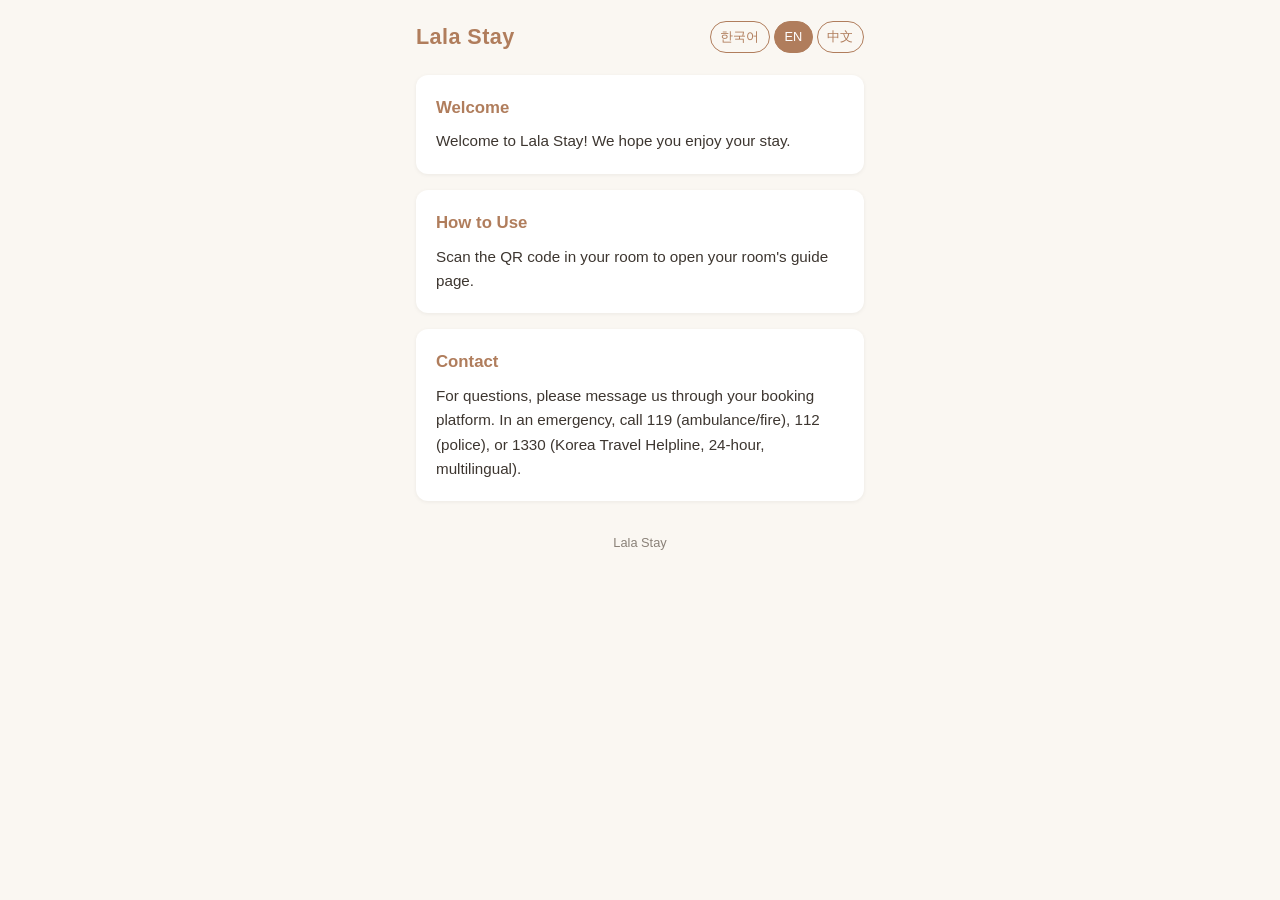
<file: index.html>
<!DOCTYPE html>
<!-- 라라스테이 랜딩 페이지 (방 링크 없음, 브랜드 소개와 이용 안내만) -->
<html lang="ko">
<head>
  <meta charset="UTF-8">
  <meta name="viewport" content="width=device-width, initial-scale=1.0">
  <title data-i18n="landing.title">Lala Stay</title>
  <link rel="stylesheet" href="shared/style.css">
</head>
<body>
  <header class="site-header">
    <h1 class="brand">Lala Stay</h1>
    <nav class="lang-toggle" aria-label="언어 선택 / Language">
      <button type="button" data-lang="ko" aria-pressed="false">한국어</button>
      <button type="button" data-lang="en" aria-pressed="false">EN</button>
      <button type="button" data-lang="zh" aria-pressed="false">中文</button>
    </nav>
  </header>

  <main>
    <section class="card">
      <h2 data-i18n="landing.welcome.title"></h2>
      <p data-i18n="landing.welcome.body"></p>
    </section>

    <section class="card">
      <h2 data-i18n="landing.howto.title"></h2>
      <p data-i18n="landing.howto.body"></p>
    </section>

    <section class="card">
      <h2 data-i18n="landing.contact.title"></h2>
      <p data-i18n="landing.contact.body"></p>
    </section>
  </main>

  <footer>
    <p data-i18n="landing.footer"></p>
  </footer>

  <script src="shared/i18n.js"></script>
  <script>
    I18N.init({ basePath: 'shared/landing' });
  </script>
</body>
</html>
</file>
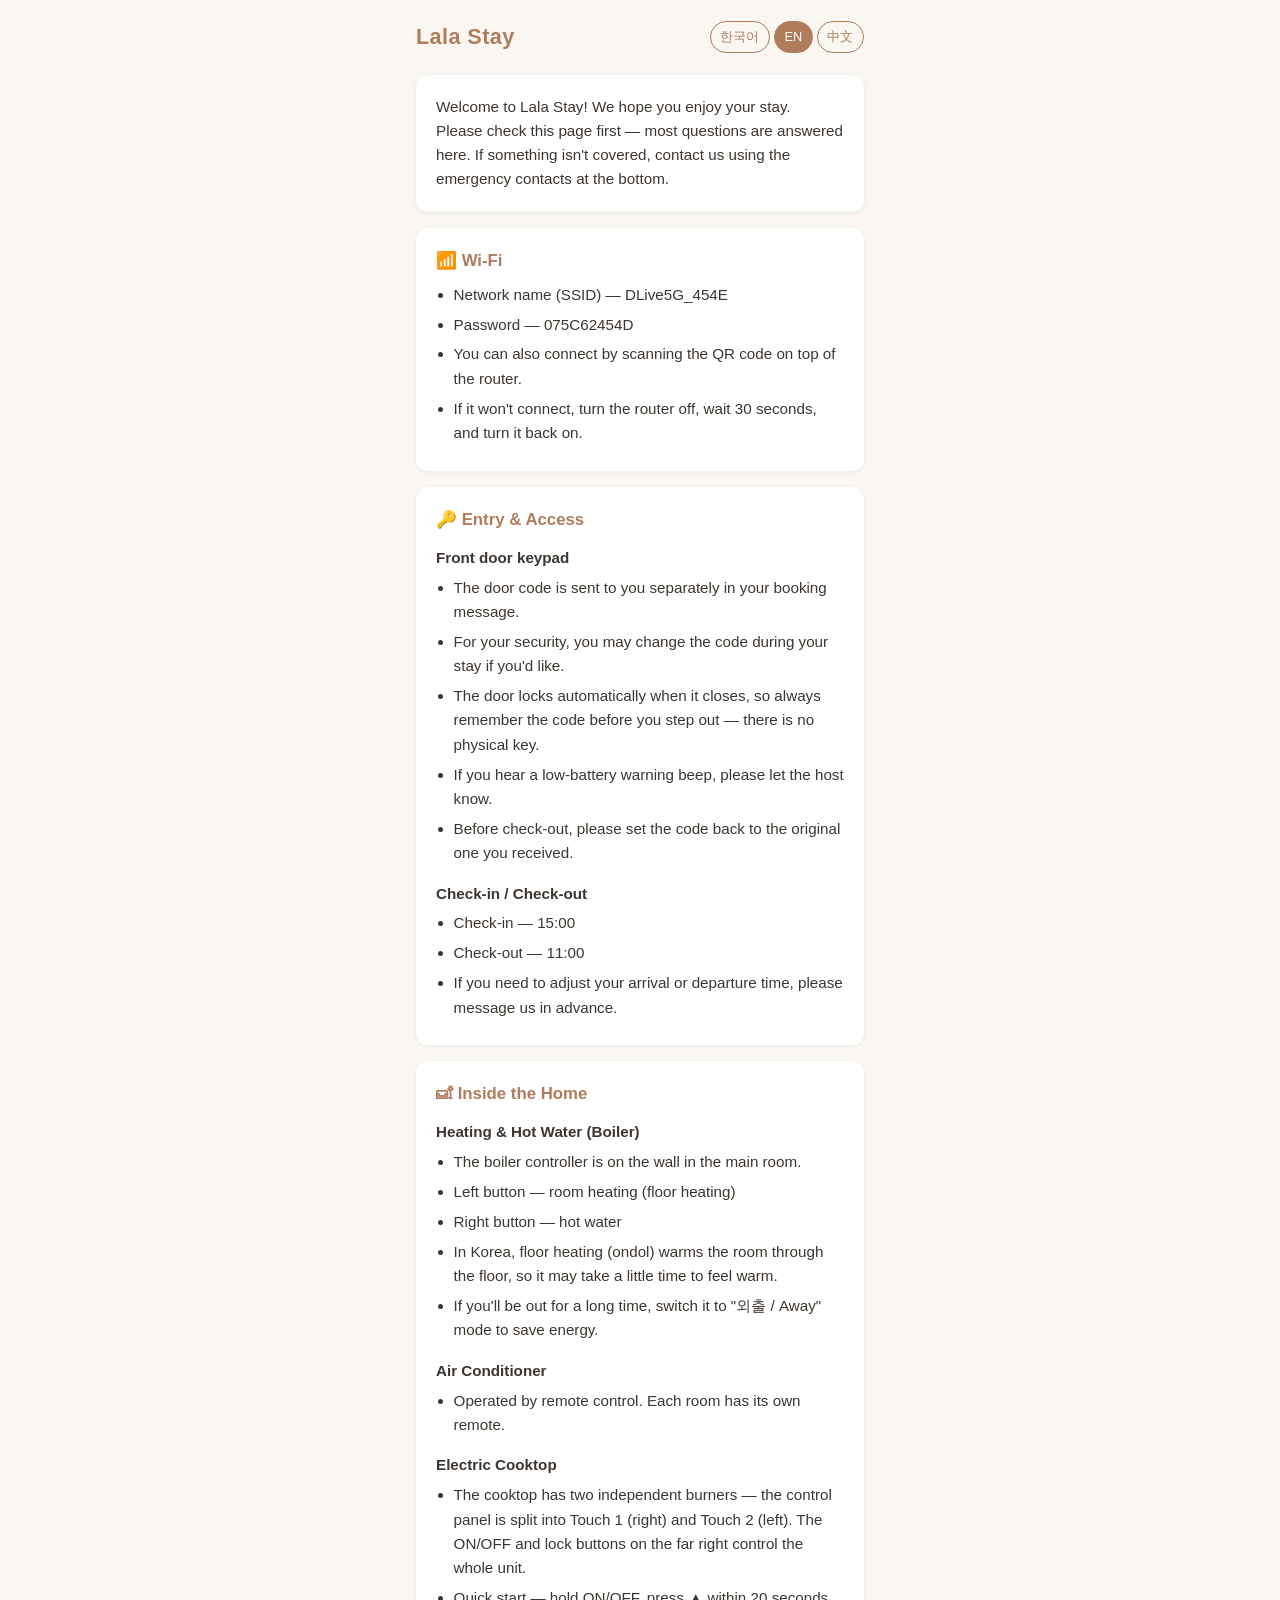
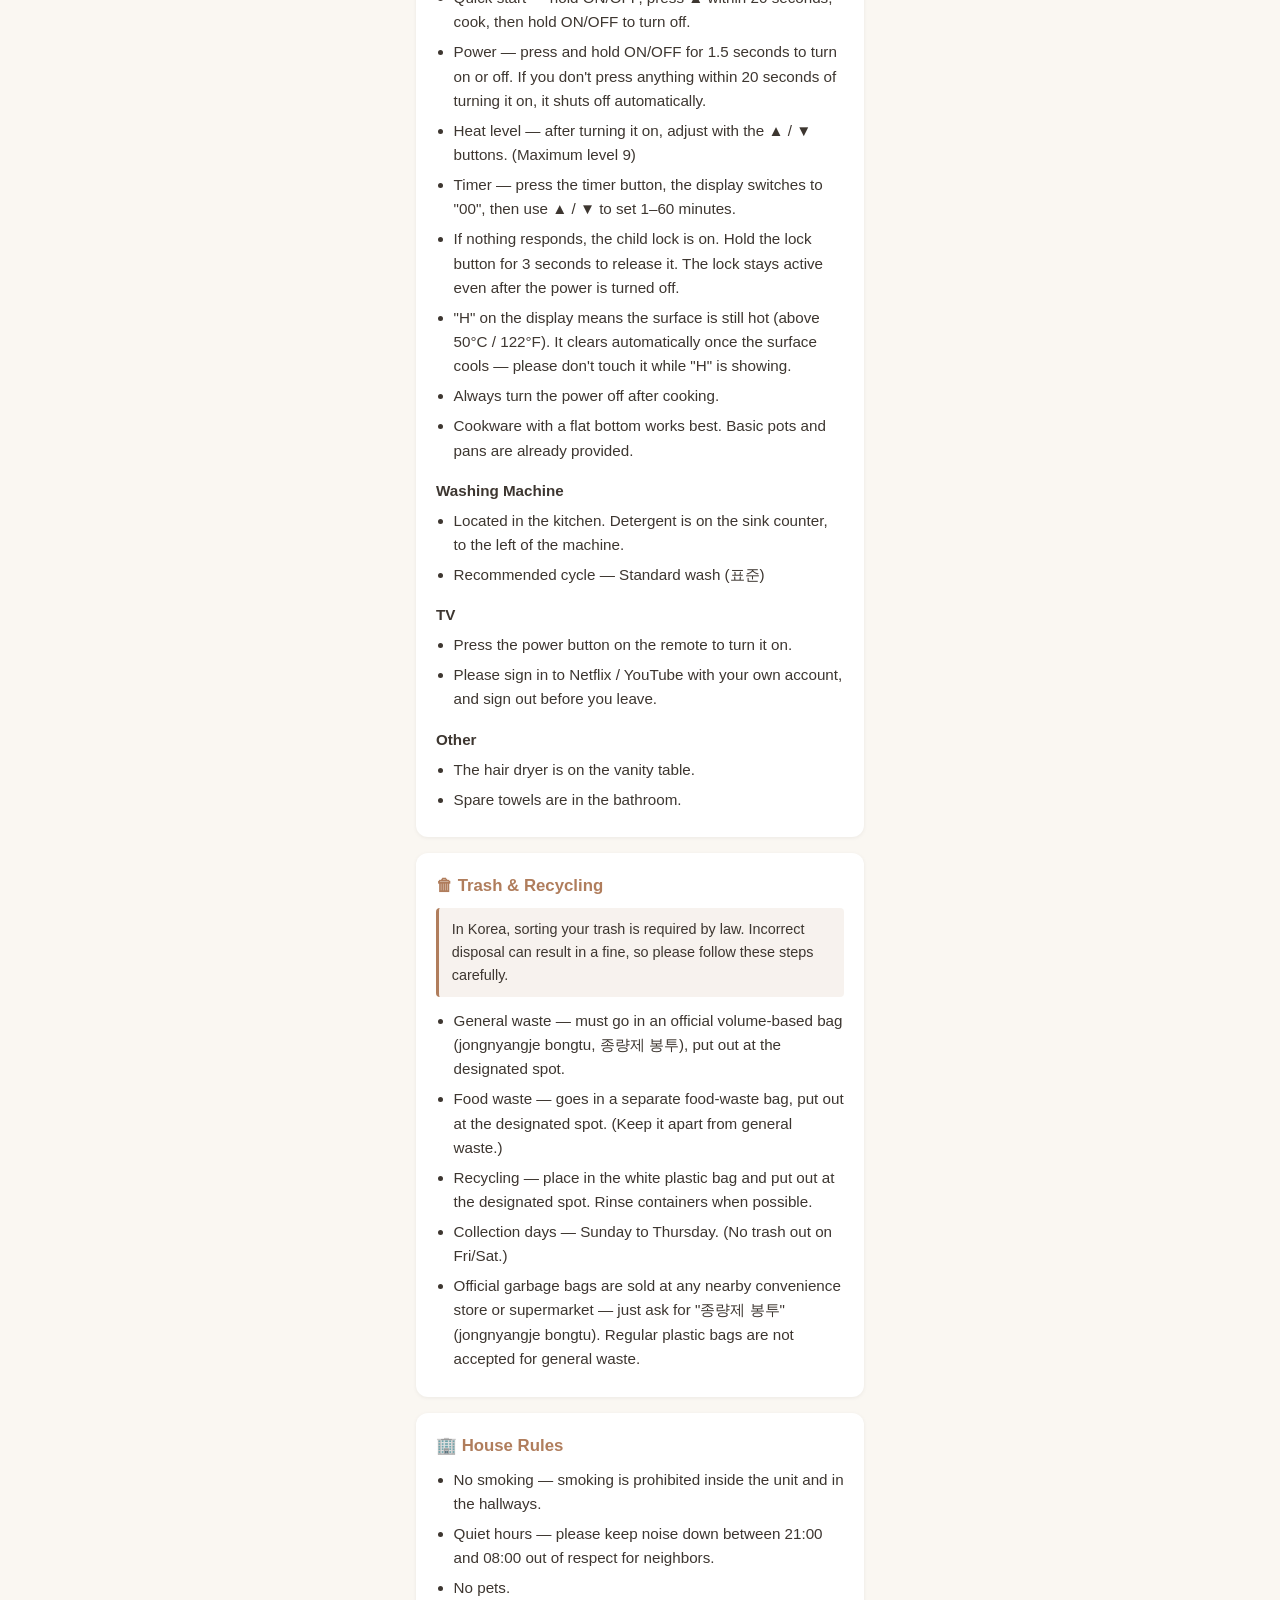
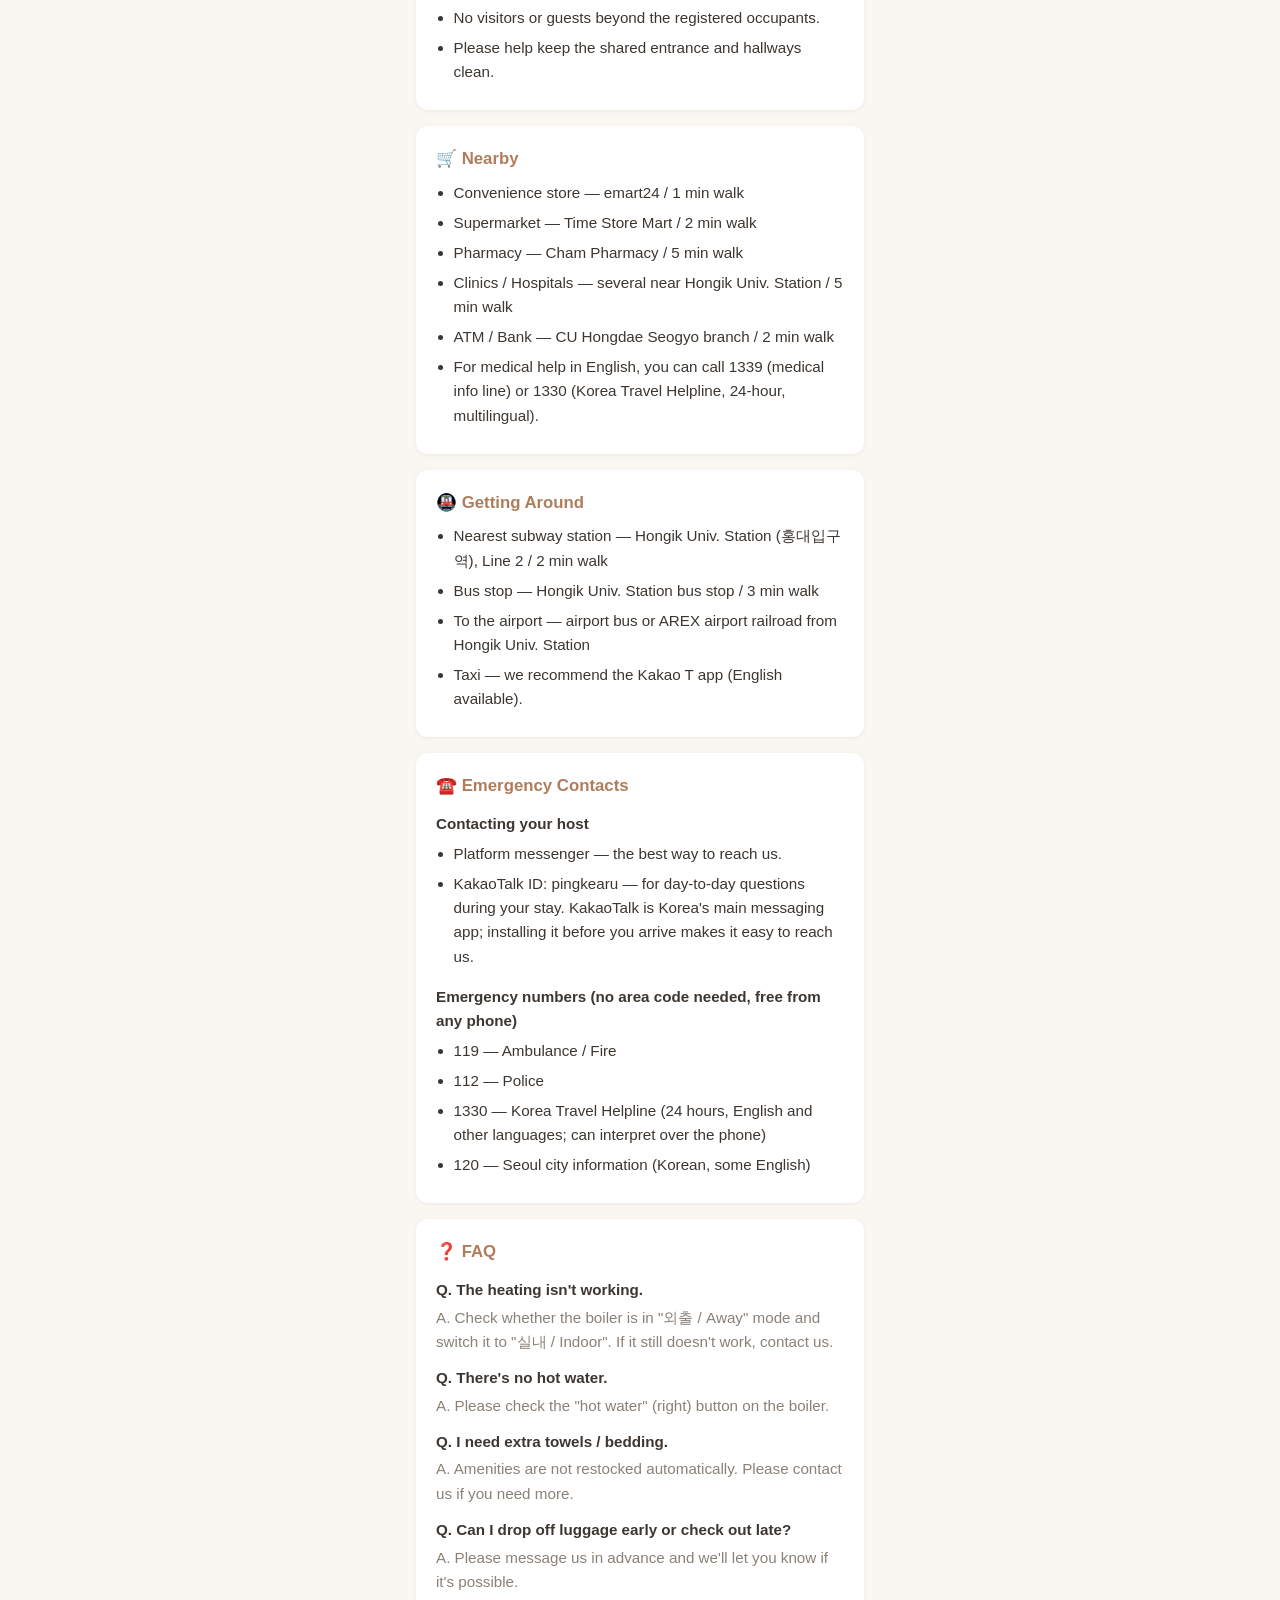
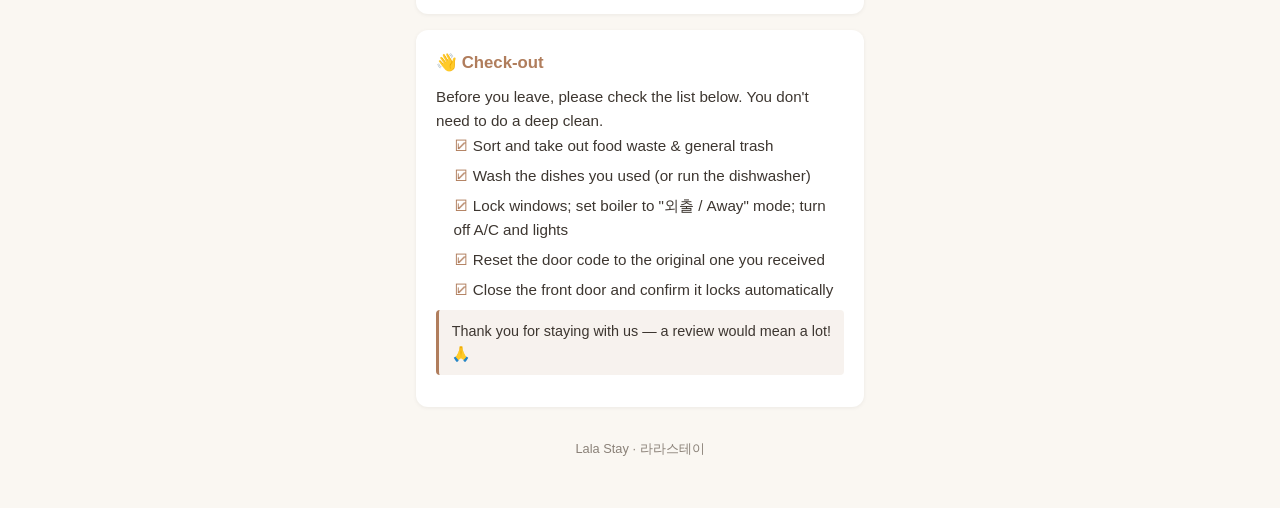
<file: g/v4qfqfbq/index.html>
<!DOCTYPE html>
<!-- 라라스테이 방별 게스트 가이드 페이지 (공통 콘텐츠 + 방별 JSON 병합 렌더링) -->
<html lang="ko">
<head>
  <meta charset="UTF-8">
  <meta name="viewport" content="width=device-width, initial-scale=1.0">
  <meta name="robots" content="noindex">
  <title data-i18n="guide.title">Lala Stay</title>
  <link rel="stylesheet" href="../../shared/style.css">
</head>
<body>
  <header class="site-header">
    <h1 class="brand">Lala Stay</h1>
    <nav class="lang-toggle" aria-label="언어 선택 / Language">
      <button type="button" data-lang="ko" aria-pressed="false">한국어</button>
      <button type="button" data-lang="en" aria-pressed="false">EN</button>
      <button type="button" data-lang="zh" aria-pressed="false">中文</button>
    </nav>
  </header>

  <main>
    <section class="card">
      <p data-i18n="guide.intro1"></p>
      <p data-i18n="guide.intro2"></p>
    </section>

    <section class="card">
      <h2 data-i18n="wifi.title"></h2>
      <ul>
        <li data-i18n="wifi.ssid"></li>
        <li data-i18n="wifi.password"></li>
        <li data-i18n="wifi.qr"></li>
        <li data-i18n="wifi.trouble"></li>
      </ul>
    </section>

    <section class="card">
      <h2 data-i18n="entry.title"></h2>
      <h3 data-i18n="entry.door.title"></h3>
      <ul>
        <li data-i18n="entry.door.code"></li>
        <li data-i18n="entry.door.change"></li>
        <li data-i18n="entry.door.autolock"></li>
        <li data-i18n="entry.door.battery"></li>
        <li data-i18n="entry.door.restore"></li>
      </ul>
      <h3 data-i18n="entry.time.title"></h3>
      <ul>
        <li data-i18n="entry.time.checkin"></li>
        <li data-i18n="entry.time.checkout"></li>
        <li data-i18n="entry.time.adjust"></li>
      </ul>
    </section>

    <section class="card">
      <h2 data-i18n="home.title"></h2>
      <h3 data-i18n="boiler.title"></h3>
      <ul>
        <li data-i18n="boiler.loc"></li>
        <li data-i18n="boiler.left"></li>
        <li data-i18n="boiler.right"></li>
        <li data-i18n="boiler.ondol"></li>
        <li data-i18n="boiler.away"></li>
      </ul>
      <h3 data-i18n="ac.title"></h3>
      <ul>
        <li data-i18n="ac.body"></li>
      </ul>
      <h3 data-i18n="cooktop.title"></h3>
      <ul>
        <li data-i18n="cooktop.intro"></li>
        <li data-i18n="cooktop.quick"></li>
        <li data-i18n="cooktop.power"></li>
        <li data-i18n="cooktop.temp"></li>
        <li data-i18n="cooktop.timer"></li>
        <li data-i18n="cooktop.lock"></li>
        <li data-i18n="cooktop.h"></li>
        <li data-i18n="cooktop.off"></li>
        <li data-i18n="cooktop.pan"></li>
      </ul>
      <h3 data-i18n="washer.title"></h3>
      <ul>
        <li data-i18n="washer.loc"></li>
        <li data-i18n="washer.cycle"></li>
      </ul>
      <h3 data-i18n="tv.title"></h3>
      <ul>
        <li data-i18n="tv.power"></li>
        <li data-i18n="tv.account"></li>
      </ul>
      <h3 data-i18n="etc.title"></h3>
      <ul>
        <li data-i18n="etc.dryer"></li>
        <li data-i18n="etc.towel"></li>
      </ul>
    </section>

    <section class="card">
      <h2 data-i18n="trash.title"></h2>
      <p class="notice" data-i18n="trash.warn"></p>
      <ul>
        <li data-i18n="trash.general"></li>
        <li data-i18n="trash.food"></li>
        <li data-i18n="trash.recycle"></li>
        <li data-i18n="trash.days"></li>
        <li data-i18n="trash.bags"></li>
      </ul>
    </section>

    <section class="card">
      <h2 data-i18n="rules.title"></h2>
      <ul>
        <li data-i18n="rules.smoking"></li>
        <li data-i18n="rules.noise"></li>
        <li data-i18n="rules.pets"></li>
        <li data-i18n="rules.visitors"></li>
        <li data-i18n="rules.hallway"></li>
      </ul>
    </section>

    <section class="card">
      <h2 data-i18n="nearby.title"></h2>
      <ul>
        <li data-i18n="nearby.conv"></li>
        <li data-i18n="nearby.mart"></li>
        <li data-i18n="nearby.pharmacy"></li>
        <li data-i18n="nearby.hospital"></li>
        <li data-i18n="nearby.atm"></li>
        <li data-i18n="nearby.medical"></li>
      </ul>
    </section>

    <section class="card">
      <h2 data-i18n="transport.title"></h2>
      <ul>
        <li data-i18n="transport.subway"></li>
        <li data-i18n="transport.bus"></li>
        <li data-i18n="transport.airport"></li>
        <li data-i18n="transport.taxi"></li>
      </ul>
    </section>

    <section class="card">
      <h2 data-i18n="emergency.title"></h2>
      <h3 data-i18n="emergency.host.title"></h3>
      <ul>
        <li data-i18n="emergency.host.messenger"></li>
        <li data-i18n="emergency.host.kakao"></li>
      </ul>
      <h3 data-i18n="emergency.numbers.title"></h3>
      <ul>
        <li data-i18n="emergency.119"></li>
        <li data-i18n="emergency.112"></li>
        <li data-i18n="emergency.1330"></li>
        <li data-i18n="emergency.120"></li>
      </ul>
    </section>

    <section class="card">
      <h2 data-i18n="faq.title"></h2>
      <dl class="faq">
        <dt data-i18n="faq.q1"></dt>
        <dd data-i18n="faq.a1"></dd>
        <dt data-i18n="faq.q2"></dt>
        <dd data-i18n="faq.a2"></dd>
        <dt data-i18n="faq.q3"></dt>
        <dd data-i18n="faq.a3"></dd>
        <dt data-i18n="faq.q4"></dt>
        <dd data-i18n="faq.a4"></dd>
      </dl>
    </section>

    <section class="card">
      <h2 data-i18n="leaving.title"></h2>
      <p data-i18n="leaving.intro"></p>
      <ul class="checklist">
        <li data-i18n="leaving.item1"></li>
        <li data-i18n="leaving.item2"></li>
        <li data-i18n="leaving.item3"></li>
        <li data-i18n="leaving.item4"></li>
        <li data-i18n="leaving.item5"></li>
      </ul>
      <p class="notice" data-i18n="leaving.thanks"></p>
    </section>
  </main>

  <footer>
    <p>Lala Stay · 라라스테이</p>
  </footer>

  <script src="../../shared/i18n.js"></script>
  <script>
    I18N.init({ sources: ['../../shared/common', '.'] });
  </script>
</body>
</html>
</file>
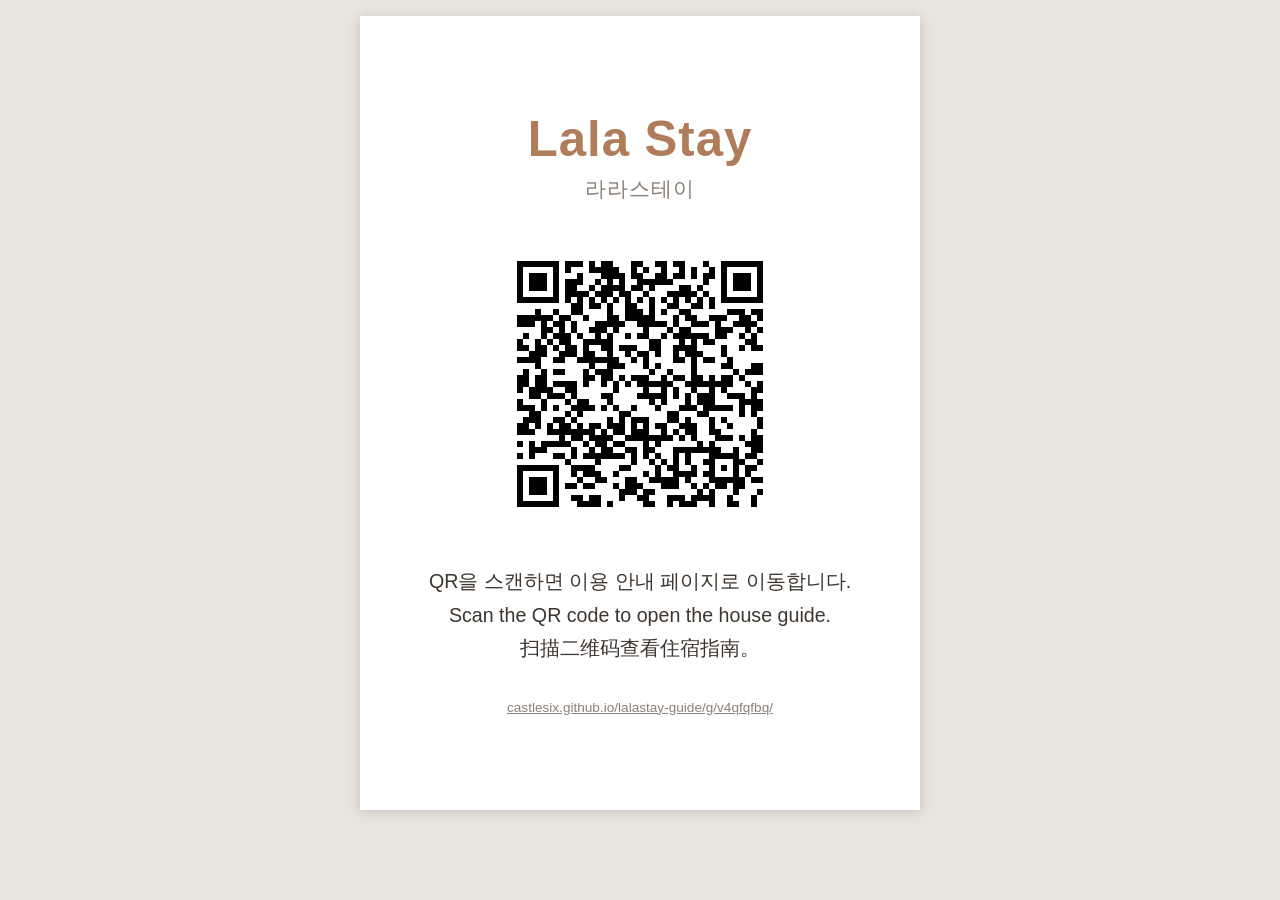
<file: g/v4qfqfbq/print.html>
<!DOCTYPE html>
<!-- 객실 비치용 인쇄 안내판 (A5, 3개 언어 동시 표기라 토글 i18n 미사용) -->
<html lang="ko">
<head>
  <meta charset="UTF-8">
  <meta name="viewport" content="width=device-width, initial-scale=1.0">
  <meta name="robots" content="noindex">
  <title>Lala Stay — QR 안내판</title>
  <style>
    :root {
      --brand-color: #b07d5c;
    }

    * {
      box-sizing: border-box;
      margin: 0;
      padding: 0;
    }

    body {
      font-family: "Apple SD Gothic Neo", "Noto Sans KR", "PingFang SC", sans-serif;
      background: #e9e4dd;
      display: flex;
      justify-content: center;
      padding: 1rem;
    }

    .sign {
      width: 148mm;
      height: 210mm;
      background: #fff;
      display: flex;
      flex-direction: column;
      align-items: center;
      justify-content: center;
      gap: 9mm;
      padding: 14mm;
      text-align: center;
      box-shadow: 0 2px 12px rgba(0, 0, 0, 0.15);
    }

    .brand {
      color: var(--brand-color);
      font-size: 13mm;
      font-weight: 700;
      letter-spacing: 0.02em;
    }

    .brand small {
      display: block;
      font-size: 5.5mm;
      font-weight: 400;
      margin-top: 2mm;
      color: #8a8178;
    }

    .qr {
      width: 78mm;
      height: 78mm;
    }

    .lines p {
      font-size: 5.2mm;
      line-height: 1.7;
      color: #3d3630;
    }

    .url {
      font-size: 3.6mm;
      word-break: break-all;
    }

    .url a {
      color: #8a8178;
      text-decoration: underline;
    }

    @media print {
      body {
        background: #fff;
        padding: 0;
      }

      .sign {
        box-shadow: none;
      }

      @page {
        size: A5 portrait;
        margin: 0;
      }
    }
  </style>
</head>
<body>
  <div class="sign">
    <h1 class="brand">Lala Stay<small>라라스테이</small></h1>
    <img class="qr" src="qr.svg" alt="객실 안내 페이지 QR 코드">
    <div class="lines">
      <p>QR을 스캔하면 이용 안내 페이지로 이동합니다.</p>
      <p>Scan the QR code to open the house guide.</p>
      <p>扫描二维码查看住宿指南。</p>
    </div>
    <p class="url"><a href="https://castlesix.github.io/lalastay-guide/g/v4qfqfbq/">castlesix.github.io/lalastay-guide/g/v4qfqfbq/</a></p>
  </div>
</body>
</html>
</file>
<file: shared/style.css>
/* 라라스테이 전 페이지 공통 스타일 (모바일 우선) */
:root {
  --brand-color: #b07d5c;
  --bg-color: #faf7f2;
  --card-bg: #ffffff;
  --text-color: #3d3630;
  --muted-color: #8a8178;
}

* {
  box-sizing: border-box;
  margin: 0;
  padding: 0;
}

html {
  -webkit-text-size-adjust: 100%;
}

body {
  font-family: "Apple SD Gothic Neo", "Noto Sans KR", "PingFang SC", sans-serif;
  background: var(--bg-color);
  color: var(--text-color);
  line-height: 1.6;
  max-width: 480px;
  margin: 0 auto;
  padding: 0 1rem 3rem;
}

.site-header {
  display: flex;
  align-items: center;
  justify-content: space-between;
  padding: 1.25rem 0;
}

.brand {
  font-size: 1.35rem;
  font-weight: 700;
  color: var(--brand-color);
  letter-spacing: 0.02em;
}

.lang-toggle {
  display: flex;
  gap: 0.25rem;
}

.lang-toggle button {
  font: inherit;
  font-size: 0.8rem;
  padding: 0.3rem 0.6rem;
  border: 1px solid var(--brand-color);
  border-radius: 999px;
  background: transparent;
  color: var(--brand-color);
  cursor: pointer;
}

.lang-toggle button.active {
  background: var(--brand-color);
  color: #fff;
}

main {
  display: flex;
  flex-direction: column;
  gap: 1rem;
}

.card {
  background: var(--card-bg);
  border-radius: 12px;
  padding: 1.25rem;
  box-shadow: 0 1px 4px rgba(0, 0, 0, 0.06);
}

.card h2 {
  font-size: 1.05rem;
  color: var(--brand-color);
  margin-bottom: 0.5rem;
}

.card p {
  font-size: 0.95rem;
}

.card h3 {
  font-size: 0.95rem;
  margin: 1rem 0 0.35rem;
}

.card h3:first-of-type {
  margin-top: 0.75rem;
}

.card ul {
  padding-left: 1.1rem;
  font-size: 0.95rem;
}

.card li {
  margin-bottom: 0.35rem;
}

.card .notice {
  background: color-mix(in srgb, var(--brand-color) 10%, transparent);
  border-left: 3px solid var(--brand-color);
  border-radius: 4px;
  padding: 0.6rem 0.8rem;
  margin: 0.5rem 0 0.75rem;
  font-size: 0.9rem;
}

.faq dt {
  font-weight: 700;
  font-size: 0.95rem;
  margin-top: 0.75rem;
}

.faq dd {
  font-size: 0.95rem;
  color: var(--muted-color);
  margin: 0.2rem 0 0;
}

.checklist {
  list-style: none;
  padding-left: 0;
}

.checklist li::before {
  content: "☑ ";
  color: var(--brand-color);
}

footer {
  margin-top: 2rem;
  text-align: center;
  font-size: 0.8rem;
  color: var(--muted-color);
}
</file>
